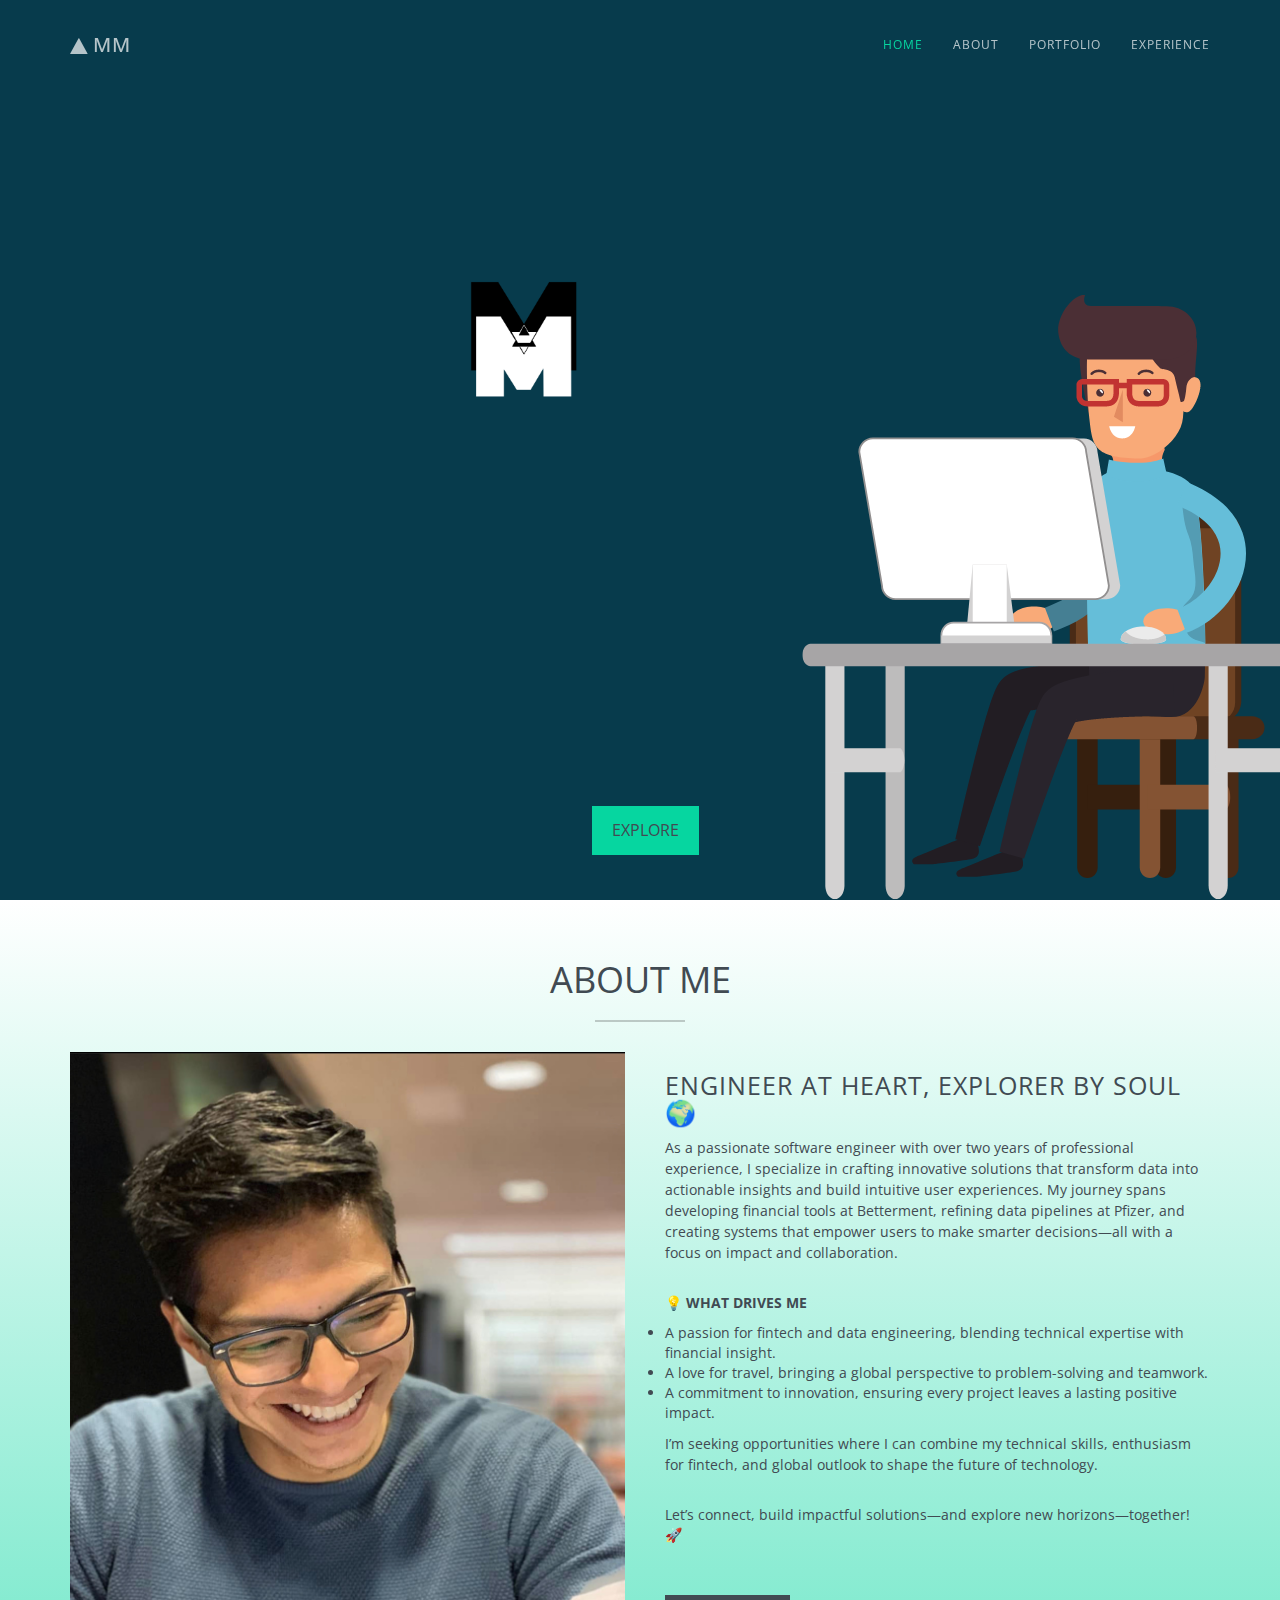
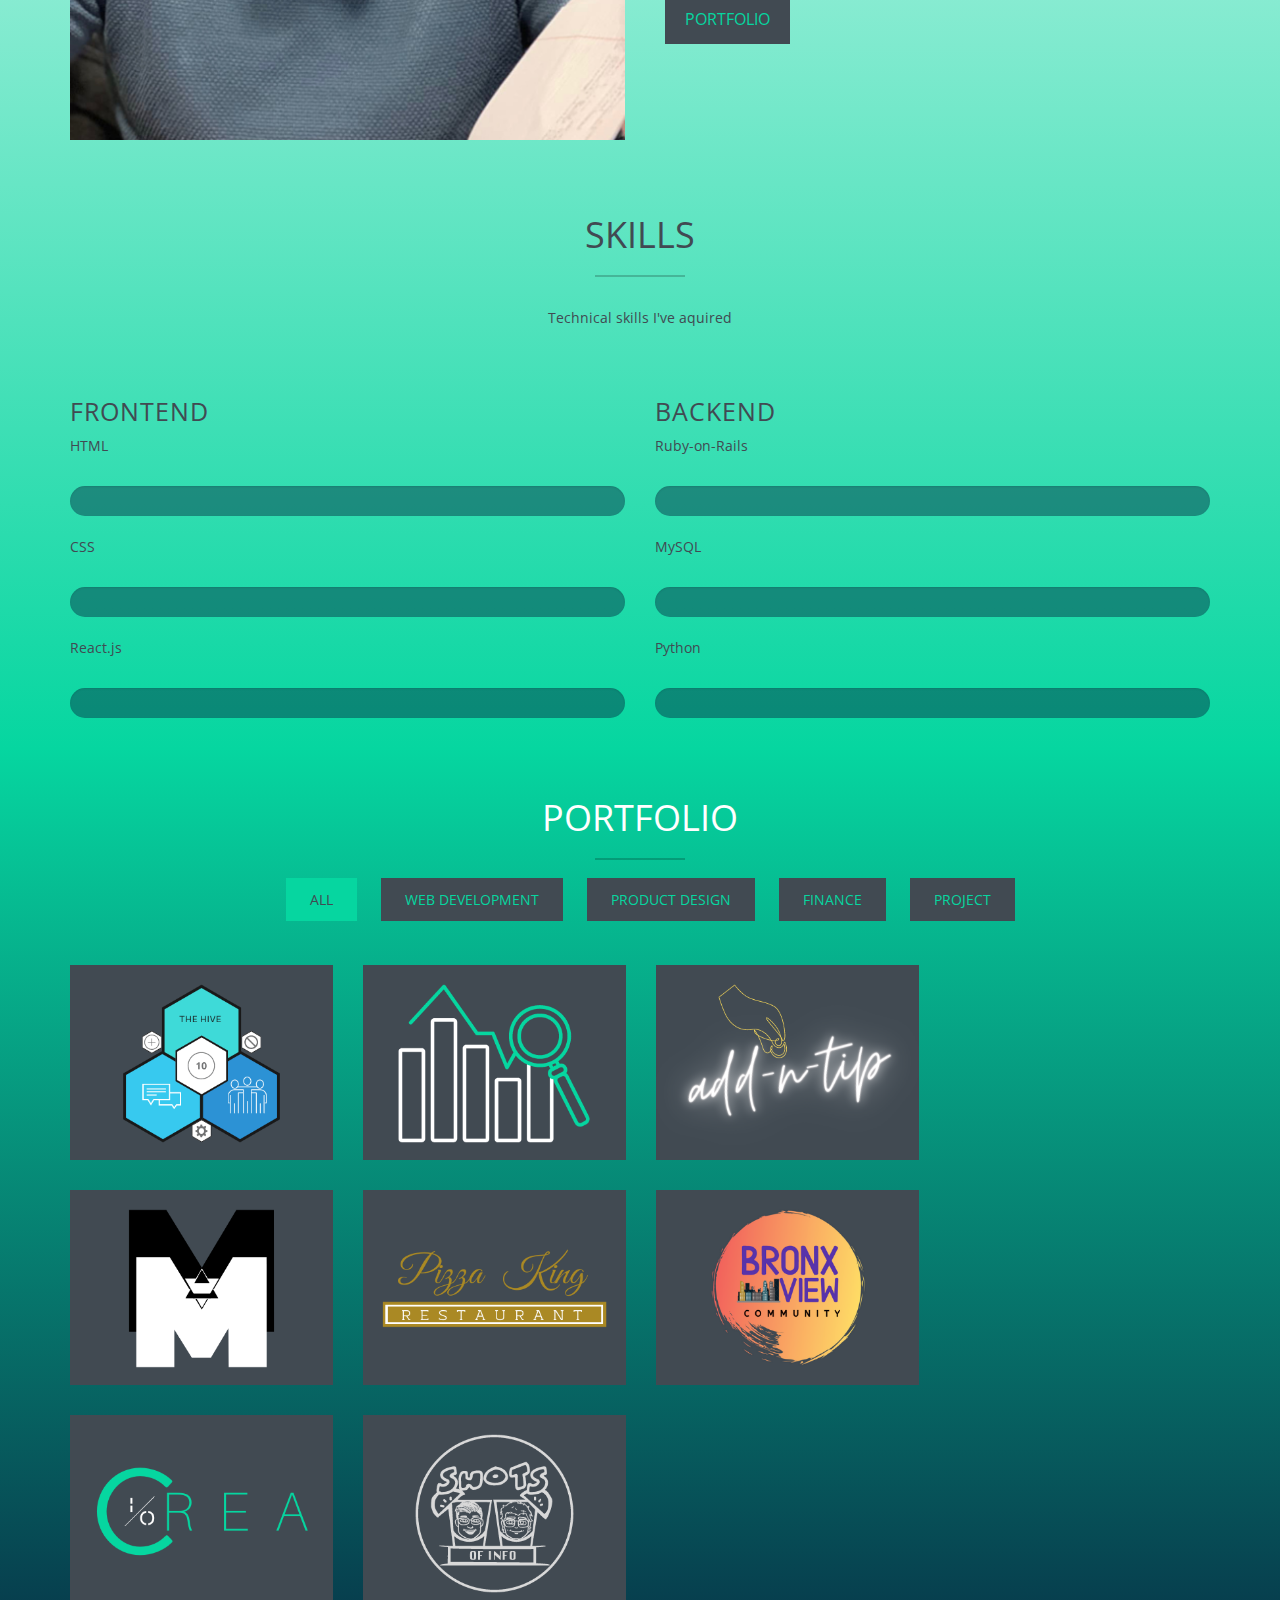
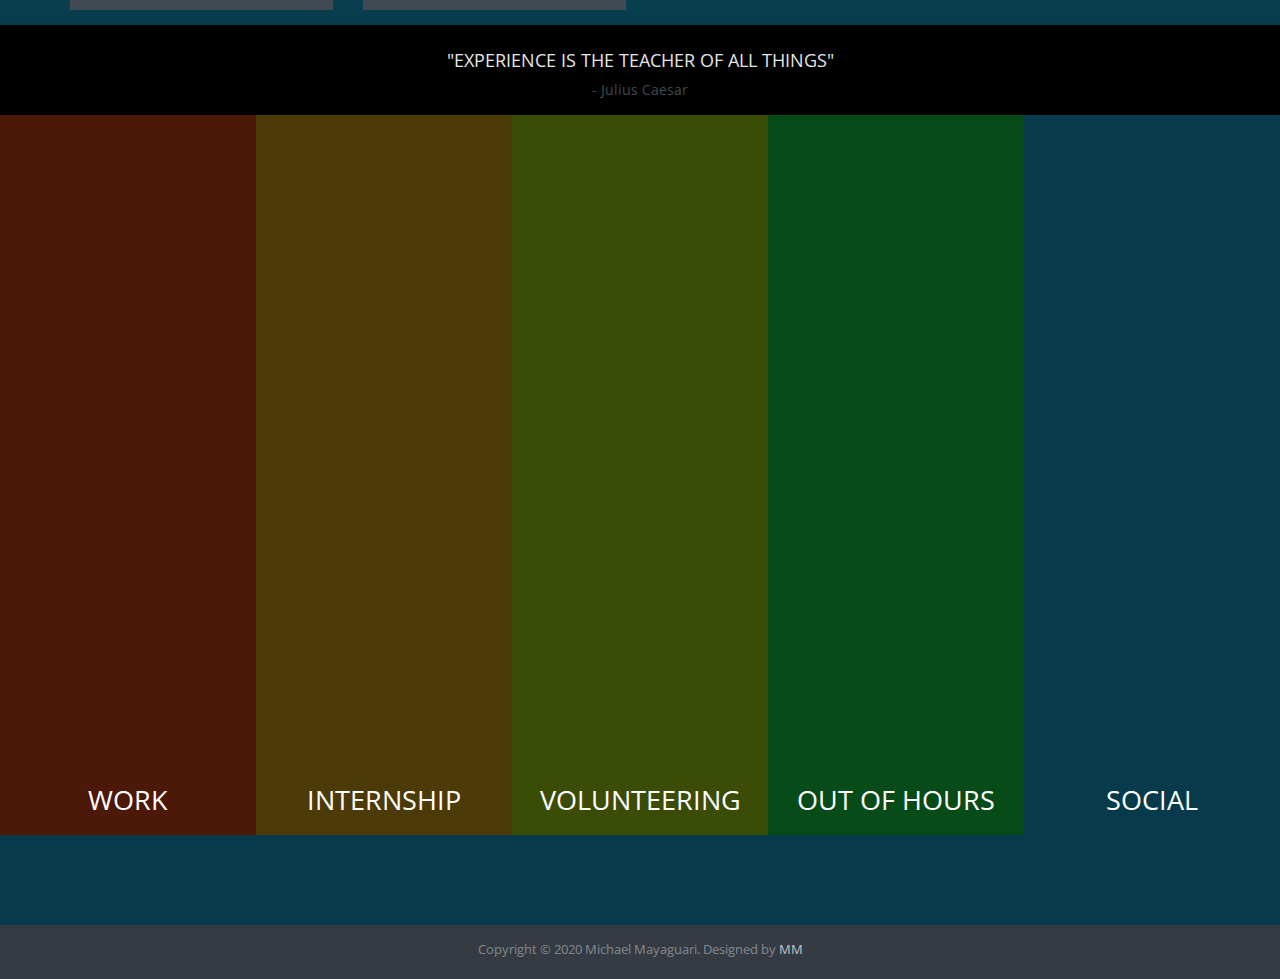
<file: index.html>
<!DOCTYPE html>
<html lang="en">
<head>
  <meta charset="utf-8" />
  <meta name="viewport" content="width=device-width, initial-scale=1"/>
  <title>MM's Portfolio</title>
  <meta name="description" content="Personal Portfolio">
  <meta name="author" content="Michael Mayaguari">

  <!-- Bootstrap -->
  <link rel="stylesheet" type="text/css"  href="css/bootstrap.css">
  <link rel="stylesheet" type="text/css" href="fonts/font-awesome/css/font-awesome.css">

  <!-- Stylesheet
      ================================================== -->
  <link rel="stylesheet" type="text/css"  href="css/style.css">
  <link rel="stylesheet" type="text/css"  href="css/experience.css">
  <link rel="stylesheet" type="text/css" href="css/nivo-lightbox/nivo-lightbox.css">
  <link rel="stylesheet" type="text/css" href="css/nivo-lightbox/default.css">
  <link rel="icon" href="images/tab-MM.png">
  <link href='http://fonts.googleapis.com/css?family=Open+Sans:400,700,800,600,300' rel='stylesheet' type='text/css'>

</head>

<body id="page-top" data-spy="scroll" data-target=".navbar-fixed-top" >

  <!-- Navigation -->
  <nav id="menu" class="navbar navbar-default navbar-fixed-top">
    <div class="container">
      <!-- Brand and toggle get grouped for better mobile display -->
      <div class="navbar-header">
        <button type="button" class="navbar-toggle collapsed" data-toggle="collapse" data-target="#bs-example-navbar-collapse-1">
          <span class="sr-only">Navigation</span>
          <span class="icon-bar"></span>
          <span class="icon-bar"></span>
          <span class="icon-bar"></span>
        </button>
        <a class="navbar-brand page-scroll" href="#page-top">
          <em class="fa fa-play fa-rotate-270"></em> MM</a>
      </div>

      <!-- Collect the nav links, forms, and other content for toggling -->
      <div class="collapse navbar-collapse" id="bs-example-navbar-collapse-1">
        <ul class="nav navbar-nav navbar-right">
          <li><a href="#page-top" class="page-scroll">Home</a></li>
          <li><a href="#about" class="page-scroll">About</a></li>
          <li><a href="#portfolio" class="page-scroll">Portfolio</a></li>
          <li><a href="#experience" class="page-scroll">Experience</a></li>
          <!-- <li><a href="#contact" class="page-scroll">Contact</a></li> -->
        </ul>
      </div>
      <!-- /.navbar-collapse -->
    </div>
    <!-- /.container-fluid -->
  </nav>

  <!-- Header -->
  <header id="header">
    <div class="intro">
      <div class="container">
        <div class="row">

          <div class="intro">

            <a href="#about"> <figure class="swap-on-hover">
              <img  class="swap-on-hover__front-image" src="images/logo.png" alt="Logo" />
              <img class="swap-on-hover__back-image" src="images/fullLogo.png" alt="Logo" />
            </figure></a>

            <a href="#about" class="btn btn-custom btn-lg page-scroll">Explore</a> </div>
        </div>
      </div>
    </div>
  </header>

  <!-- About Section -->
  <div id="about">
    <div class="container">
      <div class="section-title text-center center">
        <h2>About Me</h2>
        <hr>
      </div>
      <div class="row">
        <div class="col-xs-12 col-md-6">
          <img src="images/me.jpeg" class="img-responsive" alt="profile">
        </div>
        <div class="col-xs-12 col-md-6">
          <div class="about-text">
            <h3>Engineer at Heart, Explorer by Soul  🌍 </h3>
            <p>
              As a passionate software engineer with over two years of professional experience,
              I specialize in crafting innovative solutions that transform data into actionable insights and build intuitive user experiences.
              My journey spans developing financial tools at Betterment, refining data pipelines at Pfizer,
              and creating systems that empower users to make smarter decisions—all with a focus on impact and collaboration.
            </p>

            <h5>💡 What Drives Me</h5>
            <ul>
              <li>A passion for fintech and data engineering, blending technical expertise with financial insight.</li>
              <li>A love for travel, bringing a global perspective to problem-solving and teamwork.</li>
              <li>A commitment to innovation, ensuring every project leaves a lasting positive impact.</li>
            </ul>
            <p>I’m seeking opportunities where I can combine my technical skills, enthusiasm for fintech, and global outlook to shape the future of technology.</p>
              Let’s connect, build impactful solutions—and explore new horizons—together! 🚀
            </p>

            <a href="#portfolio" class="btn btn-default btn-lg page-scroll">Portfolio</a> </div>
        </div>
      </div>
      <div class="section-title text-center center" style="padding: 75px 0 20px 0;">
        <h2>Skills</h2>
        <hr>
        <p>Technical skills I've aquired</p>
      </div>

      <div class="row">
        <div class="col-m-12 col-md-6" >
          <h3>FRONTEND</h3>
          <!-- HTML5 -->
          <p>HTML</p>
          <div class="progress">
            <div class="progress-value-1"></div>
          </div>

          <!-- CSS3 -->
          <p>CSS</p>
          <div class="progress">
            <div class="progress-value-2"></div>
          </div>

          <!-- React.js -->
          <p >React.js</p>
          <div class="progress">
            <div class="progress-value-3"></div>
          </div>
        </div>

        <div class="col-m-12 col-md-6" >
          <h3>BACKEND</h3>
          <!-- Ruby-on-Rails -->
          <p>Ruby-on-Rails</p>
          <div class="progress">
            <div class="progress-value-4"></div>
          </div>

          <!-- SQL -->
          <p>MySQL</p>
          <div class="progress">
            <div class="progress-value-5"></div>
          </div>

          <!-- Python -->
          <p>Python</p>
          <div class="progress">
            <div class="progress-value-6"></div>
          </div>
        </div>
      </div>
    </div>
  </div>

  <!-- Portfolio Section -->
  <div id="portfolio">
    <div class="container">
      <div class="section-title text-center center">
        <h2>Portfolio</h2>
        <hr>
      </div>

      <div class="categories">
        <ul class="cat">
          <li>
            <ol class="type">
              <li><a href="#" data-filter="*" class="active">All</a></li>
              <li><a href="#" data-filter=".web">Web Development</a></li>
              <li><a href="#" data-filter=".product">Product Design</a></li>
              <li><a href="#" data-filter=".finance">Finance</a></li>
              <li><a href="#" data-filter=".project">Project</a></li>
            </ol>
          </li>
        </ul>
        <div class="clearfix"></div>
      </div>

      <div class="row">
        <div class="portfolio-items">

          <div class="col-sm-6 col-md-3 col-lg-3 product">
            <div class="portfolio-item">
              <div class="hover-bg"> <a href="https://github.com/mgmayagu/The-Hive" target="_blank" title="The Hive" data-lightbox-gallery="gallery1">
                <div class="hover-text">
                  <h4>The Hive</h4>
                </div>
                <img src="images/portfolio/theHive-small.png" class="img-responsive" alt="The Hive"> </a>
              </div>
            </div>
          </div>

          <div class="col-sm-6 col-md-3 col-lg-3 web finance">
            <div class="portfolio-item">
              <div class="hover-bg"> <a href="https://github.com/mgmayagu/Financial-Data-Analysis-Visualization" target="_blank" title="Financial Data Analysis" data-lightbox-gallery="gallery1">
                <a href="https://github.com/mgmayagu/Financial-Data-Analysis-Visualization "></a>
                <div class="hover-text">
                  <h4>Financial Data Analysis</h4>
                </div>
                <img src="images/portfolio/dataViz-small.png" class="img-responsive" alt="Financial Data Analysis"> </a> </div>
            </div>
          </div>

          <div class="col-sm-6 col-md-3 col-lg-3 product">
            <div class="portfolio-item">
              <div class="hover-bg"> <a href="https://github.com/mgmayagu/add-n-tip "  target="_blank" title="add-n-tip" data-lightbox-gallery="gallery1">
                <div class="hover-text">
                  <h4>add-n-tip</h4>
                </div>
                <img src="images/portfolio/add-n-tip-small.png" class="img-responsive" alt="add-n-tip"> </a> </div>
            </div>
          </div>

          <div class="col-sm-6 col-md-3 col-lg-3 web project">
            <div class="portfolio-item">
              <div class="hover-bg"> <a href="https://github.com/mgmayagu/mgmayagu.github.io" target="_blank" title="Personal Website" data-lightbox-gallery="gallery1">
                <div class="hover-text">
                  <h4>Personal Website</h4>
                </div>
                <img src="images/portfolio/mm-small.png" class="img-responsive" alt="Personal Website"> </a> </div>
            </div>
          </div>

          <div class="col-sm-6 col-md-3 col-lg-3 web product">
            <div class="portfolio-item">
              <div class="hover-bg"> <a href="https://www.pizzakingmtvernon.com/" target="_blank" title="Pizza King Restaurant" data-lightbox-gallery="gallery1">
                <div class="hover-text">
                  <h4>Pizza King Restaurant</h4>
                </div>
                <img src="images/portfolio/pkr-small.png" class="img-responsive" alt="Pizza King Restaurant"> </a> </div>
            </div>
          </div>

          <div class="col-sm-6 col-md-3 col-lg-3 web product">
            <div class="portfolio-item">
              <div class="hover-bg"> <a href="https://www.bronxviewcommunity.org/" target="_blank" title="Bronxview Community Inc" data-lightbox-gallery="gallery1">
                <div class="hover-text">
                  <h4>Bronxview Community Inc</h4>
                </div>
                <img src="images/portfolio/bv-small.png" class="img-responsive" alt="Bronxview Community Inc"> </a> </div>
            </div>
          </div>

          <div class="col-sm-6 col-md-3 col-lg-3 web product project">
            <div class="portfolio-item">
              <div class="hover-bg"> <a href="images/portfolio/io-crea-large.png" target="_blank" title="In Progress" data-lightbox-gallery="gallery1">
                <div class="hover-text">
                  <h4>io.crea</h4>
                </div>
                <img src="images/portfolio/io-crea-small.png" class="img-responsive" alt="io.crea"> </a> </div>
            </div>
          </div>

          <div class="col-sm-6 col-md-3 col-lg-3 project">
            <div class="portfolio-item">
              <div class="hover-bg"> <a href="https://anchor.fm/shots-of-info" target="_blank" title="Shots of Info" data-lightbox-gallery="gallery1">
                <div class="hover-text">
                  <h4>Shots of Info</h4>
                </div>
                <img src="images/portfolio/soi-small.png" class="img-responsive" alt="Shots of Info"> </a> </div>
            </div>
          </div>
                      <!--

          <div class="col-sm-6 col-md-3 col-lg-3 product">
            <div class="portfolio-item">
              <div class="hover-bg"> <a href="img/portfolio/09-large.jpg" title="Project Title" data-lightbox-gallery="gallery1">
                <div class="hover-text">
                  <h4>Project Title</h4>
                </div>
                <img src="img/portfolio/09-small.jpg" class="img-responsive" alt="Project Title"> </a> </div>
            </div>
          </div>
          <div class="col-sm-6 col-md-3 col-lg-3 photography">
            <div class="portfolio-item">
              <div class="hover-bg"> <a href="img/portfolio/10-large.jpg" title="Project Title" data-lightbox-gallery="gallery1">
                <div class="hover-text">
                  <h4>Project Title</h4>
                </div>
                <img src="img/portfolio/10-small.jpg" class="img-responsive" alt="Project Title"> </a> </div>
            </div>
          </div>
          <div class="col-sm-6 col-md-3 col-lg-3 photography">
            <div class="portfolio-item">
              <div class="hover-bg"> <a href="img/portfolio/11-large.jpg" title="Project Title" data-lightbox-gallery="gallery1">
                <div class="hover-text">
                  <h4>Project Title</h4>
                </div>
                <img src="img/portfolio/11-small.jpg" class="img-responsive" alt="Project Title"> </a> </div>
            </div>
          </div>
          <div class="col-sm-6 col-md-3 col-lg-3 web">
            <div class="portfolio-item">
              <div class="hover-bg"> <a href="img/portfolio/12-large.jpg" title="Project Title" data-lightbox-gallery="gallery1">
                <div class="hover-text">
                  <h4>Project Title</h4>
                </div>
                <img src="img/portfolio/12-small.jpg" class="img-responsive" alt="Project Title"> </a> </div>
            </div>
          </div>
           -->
        </div>
      </div>
    </div>
  </div>

  <!-- Experience Section -->
  <div id="experience">
    <div class="experience-label colorExperience">
      <div class="container">
        <div>
          <h4>"Experience is the teacher of all things"</h4>
          <p>- Julius Caesar</p>
        </div>
      </div>
    </div>

    <div>
      <article>
        <h2>Work</h2>
        <div>
          <h3>Career</h3>
          <p>I am a New York based Software Engineer with experience
            in full end development and customer service.
          </p>

          <div class="timeline-container">

            <div class="timeline-block timeline-block-left">
              <div class="marker"></div>
              <div class="timeline-content">
                 <h3>Betterment</h3>
                 <span>June 2021 – February 2023</span>
                 <p>
                   Developed, tested, and maintained domain codebase and documentation docs
                 </p>
              </div>
            </div>

            <div class="timeline-block timeline-block-right">
               <div class="marker"></div>
               <div class="timeline-content">
                  <h3>CodeAdvantage.org</h3>
                  <span>May 2020 - May 2021</span>
                  <p>Prepared and inspired the next generation of technology
                    leaders by teaching Roblox Lua in an engaging and fun manner
                  </p>
               </div>
            </div>

            <div class="timeline-block timeline-block-left">
               <div class="marker"></div>
               <div class="timeline-content">
                  <h3>Edge Hotel</h3>
                  <span>September 2017 – December 2019</span>
                  <p>
                    Managed bookings and  billings of guests,
                    reviewed daily financial reports, and handled guests’
                    complaints quickly and professionally
                  </p>
               </div>
            </div>

            <div class="timeline-block timeline-block-right">
               <div class="marker"></div>
               <div class="timeline-content">
                  <h3>Hudson River Electric Inc</h3>
                  <span>2016 – 2017</span>
                  <p>
                    Read, interpreted, and executed
                    residential/commercial electrical equipment installations
                  </p>
               </div>
            </div>

         </div>

        </div>
      </article>

      <article>
        <h2>Internship</h2>
        <div class="internship-container">
          <h3>Data Scientist Intern at Pfizer</h3>
          <div>
              <img class="mySlides container__image" src="images/internship_1.jpeg" alt="Internship">
              <img class="mySlides container__image" src="images/internship_2.jpeg" alt="Internship">
              <img class="mySlides container__image" src="images/internship_3.jpeg" alt="Internship">
              <img class="mySlides container__image" src="images/internship_4.jpeg" alt="Internship">
              <img class="mySlides container__image" src="images/internship_5.jpeg" alt="Internship">

            <div class="container__text">
              <p> Throught the Co-Op program at City College. I spent 6 months learning, solving
                challanges and networking with profesionals who mentored and guide me.
              </p>
              <h6> Projects I was involved:</h6>
              <ul>

                <li class="circle">Alexa Skill: </li>
                <p>
                  Developed a full functioning
                  Alexa Skil using a Lambda function written in Python3 and stored in
                  Amazon AWS. My main goal was to templarize this tool in such a way people
                  with no coding experience to be able to create a new skills. I was successful
                  in creating the required skill and I was able to combine it with
                  the 91% accurate model previously created by the team.
                </p>

                <li class="circle">Map Widget: </li>
                <p>
                  Using raw data, I crated a map widget to pinpoint specific locations
                  in a google Maps JavaScript API. Once again, my objective was to templarize
                  this project and to do so, i started by cleaning the data and converting
                  the addresses into Lat and Long coorditaes without losing precision. This way,
                  anyone can represent a specifict location using coordinates only.
                </p>

                <li class="circle"> Data Visualization Web App (Front-end Development): </li>
                <p>
                  To conclude, I wanted to dive into Data Visualition. And took on a project to
                  create a web application that could be used internally to show the best
                  practices of data visualizations. I started by doing my research and putting toegther
                  all the resources with the help of my mentor. Then I initialized the front-end
                  development using React.js, unfortunally my time at Pfizer was over in the middle of
                  this project.
                </p>
              </ul>
            </div>
          </div>
        </div>
      </article>

      <article>
        <h2>Volunteering</h2>
        <div>
          <h3>Community</h3>
          <p>
            As a first-generation immigrant college student, I want to inspire kids to pursue
            higher education in STEM, the best way to do so is by beign part of organizations
            that help with resources and create opportunities for minorities to get involved in tech.
          </p>

          <div class="row volunteering-section">
            <div class="col-xs-12 col-md-6 v-img">
              <a href="https://www.americaontech.org/">
                <img src="images/AOT.png" style="width: 300px;" alt="AOT">
              </a>
            </div>
            <div class="col-xs-12 col-md-6">
              <a href="https://www.americaontech.org/"><h4> America on Tech </h4></a>
              <span> Lead Instructor </span>
              <p>
                America On Tech's mission is to prepare the next generation of technology leaders in
                order to decrease the economic and racial wealth gap in underestimated communities.
              </p>
            </div>
            <div class="col-xs-12 col-md-6" style="text-align: -webkit-right;">
              <a href="https://www.coved.org/"><h4> CovEducation </h4></a>
              <span> Mentor </span>
              <p>
                <a href="https://www.youtube.com/watch?v=7m5qBKAeqk4&feature=youtu.be" target="_blank"> <strong> CovEducation </strong></a> aims to promote greater access to web-based curricula
                and academic support for K-12 students, facilitating the transition
                to virtual learning for students with limited access to resources.
              </p>
            </div>
            <div class="col-xs-12 col-md-6 v-img">
              <a href="https://www.coved.org/">
                <img src="images/covEd.jpg"  style="width: 200px;" alt="covEd">
              </a>
            </div>
          </div>
        </div>
      </article>

      <article>
        <h2>Out of hours</h2>
        <div>
          <h3>Out of hours</h3>
          <p>In my spare time I work on my entreprenourship ventures.</p>
          <div class="row ooh-section">
            <div class="col-xs-12 col-md-6 v-img">
              <a href="https://linktr.ee/shotsofinfo">
                <img src="images/shotsofInfo.png" style="width: 175px;" alt="shots-of-info">
              </a>
            </div>
            <div class="col-xs-12 col-md-6 ">
              <a href="https://linktr.ee/shotsofinfo/"><h4> Shots of Info </h4></a>
              <span> Co-host </span>
              <p>
                Young college kids finding their way and putting in the
                work pursuing financial freedom and personal growth.
                Daily morning talk podcast with Randy about topics of fincance,
                fitness, and personal growth.
              </p>
            </div>

            <div class="col-xs-12 col-md-6 v-img">
              <a href="">
                <img src="images/portfolio/io-crea-small.png"  style="width: 175px;" alt="startup">
              </a>
            </div>
            <div class="col-xs-12 col-md-6">
              <a href=""><h4> iocrea </h4></a>
              <span> Freelancer </span>
              <p>
                Digital marketing start-up I've been working to increase local shops digital
                footprints at an affordable price.
              </p>
              <p> Companies I work with include:</p>
              <ul>
                <li><a href="https://www.bronxviewcommunity.org/">BronxView Community Inc</a> </li>
                <li><a href="https://www.pizzakingmtvernon.com/">Pizza KIng Restaurant</a> </li>

              </ul>
            </div>

          </div>
        </div>
      </article>
      <article>
        <h2>Social</h2>
        <div class="col-6">
          <h3>Get in touch</h3>
          <div class="social">
            <ul>
              <li><a href="https://www.instagram.com/mg._.ml/" target="_blank"><i class="fa fa-instagram"></i></a></li>
              <li><a href="https://www.linkedin.com/in/michaelmayaguari/" target="_blank"><i class="fa fa-linkedin"></i></a></li>
              <li><a href="https://github.com/mgmayaguari" target="_blank"><i class="fa fa-github"></i></a></li>
              <li><a href="assets/Michael Mayaguari - Resume .pdf" target="_blank"><i class="fa fa-file"></i></a></li>
            </ul>
          </div>
        </div>
        <div class="col-6">
          <!-- <h3>Feeds I read</h3>
          <ul>
            <li><a href="http://www.90percentofeverything.com/">90 Percent of Everything</a></li>
            <li><a href="http://www.adaptivepath.com/">Adaptive Path</a></li>
            <li><a href="https://alistapart.com/">A List Apart</a></li>
            <li><a href="https://boagworld.com/">Boag World</a></li>
          </ul> -->
          <img src="images/profile.jpeg" alt="mm" style="width: 90%;">
        </div>
      </article>
    </div>
  </div>

  <!-- Contact Section -->
  <!-- <div id="contact" class="text-center">
    <div class="container">
      <div class="section-title center">
        <h2>Get In Touch</h2>
        <hr style="color: #06D6A0;">
      </div>
      <div class="col-md-8 col-md-offset-2">
        <form name="sentMessage" id="contactForm" novalidate>
          <div class="row">
            <div class="col-md-6">
              <div class="form-group">
                <input type="text" id="name" class="form-control" placeholder="Name" required="required">
                <p class="help-block text-danger"></p>
              </div>
            </div>
            <div class="col-md-6">
              <div class="form-group">
                <input type="email" id="email" class="form-control" placeholder="Email" required="required">
                <p class="help-block text-danger"></p>
              </div>
            </div>
          </div>
          <div class="form-group">
            <textarea name="message" id="message" class="form-control" rows="4" placeholder="Message" required></textarea>
            <p class="help-block text-danger"></p>
          </div>
          <div id="success"></div>
          <button type="submit" class="btn btn-default btn-lg">Send Message</button>
        </form>
        <div class="social">
          <ul>
            <li><a href="https://www.instagram.com/mg._.ml/"><i class="fa fa-instagram"></i></a></li>
              <li><a href="https://www.linkedin.com/in/michaelmayaguari/"><i class="fa fa-linkedin"></i></a></li>
              <li><a href="https://github.com/mgmayagu"><i class="fa fa-github"></i></a></li>
              <li><a href="assets/Michael Mayaguari - Resume .pdf"><i class="fa fa-file"></i></a></li>
          </ul>
        </div>
      </div>
    </div>
  </div> -->

  <div id="footer">
    <div class="container text-center">
      <div class="fnav">
        <p>Copyright &copy; 2020 Michael Mayaguari. Designed by <a href="" rel="nofollow">MM</a></p>
      </div>
    </div>
  </div>

<script type="text/javascript" src="js/jquery.1.11.1.js"></script>
<script type="text/javascript" src="js/bootstrap.js"></script>
<script type="text/javascript" src="js/jquery.nicescroll.js"></script>
<script type="text/javascript" src="js/nivo-lightbox.js"></script>
<script type="text/javascript" src="js/jquery.isotope.js"></script>
<script type="text/javascript" src="js/jqBootstrapValidation.js"></script>
<script type="text/javascript" src="js/contact_me.js"></script>
<script type="text/javascript" src="js/main.js"></script>
</body>
</html>
</file>
<file: css/style.css>
* {
	margin: 0;
	padding: 0;
}

body, html {
	font-family: 'Open Sans', sans-serif;
	text-rendering: optimizeLegibility !important;
	-webkit-font-smoothing: antialiased !important;
	color: #414a52;
	width: 100% !important;
	height: 100% !important;
}
h2 {
	margin: 0 0 20px 0;
	font-weight: 400;
	font-size: 36px;
	color: #414a52;

}
h3 {
	font-size: 25px;
	font-weight: 400;
	letter-spacing: 1px;
}

h4 {
	text-transform: uppercase;
	font-weight: 400;
	color: #e5e5e5;
	line-height: 20px;
}

h5 {
	text-transform: uppercase;
	font-weight: 700;
	line-height: 20px;
}
p.intro {
	font-size: 16px;
	margin: 12px 0 0;
	line-height: 24px;
}
a {
	color: #f6f6f6;
}
a:hover, a:focus {
	text-decoration: none;
	color: #343b42;
}
ul, ol {
	list-style: outside;
}
.clearfix:after {
	visibility: hidden;
	display: block;
	font-size: 0;
	content: " ";
	clear: both;
	height: 0;
}
.clearfix {
	display: inline-block;
}
* html .clearfix {
	height: 1%;
}
.clearfix {
	display: block;
}
ul, ol {
	padding: 0;
	webkit-padding: 0;
	moz-padding: 0;
}
hr {
	height: 2px;
	width: 90px;
	text-align: center;
	position: relative;
	background: rgba(0,0,0,0.2);
	margin: 0 auto;
	margin-bottom: 30px;
	border: 0;
}

/* Navigation */
#menu {
	padding: 20px;
	transition: all 0.8s;
}
#menu.navbar-default {
	background-color: rgba(248, 248, 248, 0);
	border-color: rgba(231, 231, 231, 0);
}
#menu a.navbar-brand {
	font-size: 20px;
	color: rgba(255,255,255,0.7);
	font-weight: 500;
	text-transform: uppercase;
	letter-spacing: 1px;
}
#menu a.navbar-brand i.fa {
	font-size: 18px;
	color: #06D6A0;
	vertical-align: top;
}
#menu.navbar-default .navbar-nav > li > a {
	text-transform: uppercase;
	color: rgba(255,255,255,0.7);
	font-size: 12px;
	letter-spacing: 1px;
}
#menu.navbar-default .navbar-nav > li > a:hover {
	color: #06D6A0;
}
.on {
	background-color: #343b42 !important;
	padding: 0 !important;
}
.navbar-default .navbar-nav > .active > a, .navbar-default .navbar-nav > .active > a:hover, .navbar-default .navbar-nav > .active > a:focus {
	color: #06D6A0 !important;
	background-color: transparent;
}
.navbar-toggle {
	border-radius: 0;
}
.navbar-default .navbar-toggle:hover, .navbar-default .navbar-toggle:focus {
	background-color: #06D6A0;
	border-color: #06D6A0;
}
.navbar-default .navbar-toggle:hover>.icon-bar {
	background-color: #FFF;
}
.section-title {
	padding-bottom: 50px;
}
.btn-custom {
	bottom: 5vh;
	right: 45%;
	position: absolute;
	text-transform: uppercase;
	color: #414a52;
	background-color: #06D6A0;
	border: 0;
	padding: 14px 20px;
	margin: 0;
	font-size: 16px;
	border-radius: 0;
	margin-top: 20px;
	transition: all 0.3s;
}
.btn-custom:hover, .btn-custom:focus, .btn-custom.focus, .btn-custom:active, .btn-custom.active {
	color: #06D6A0;
	background-color: #414a52;
}
.btn-default {
	text-transform: uppercase;
	color: #06D6A0;
	background-color: #414a52;
	border: 0;
	padding: 14px 20px;
	margin: 0;
	font-size: 16px;
	border-radius: 0;
	margin-top: 20px;
	transition: all 0.3s;
}
.btn-default:hover, .btn-default:focus, .btn-default.focus, .btn-default:active, .btn-default.active {
	color: #06D6A0;
	background-color: #343b42;
}

/* Header Section */
.intro {
	position: relative;
	display: table;
	width: 100%;
	height: 100vh;
	padding: 0;
	margin: 0 auto;
	text-align: center;
	background: url(../images/intro-bg.png) repeat center center fixed;
	background-color: #e5e5e5;
	-webkit-background-size: cover;
	-moz-background-size: cover;
	background-size: cover;
	-o-background-size: cover;
}
.section-title.center {
	padding: 50px 0 0 0;
}
.intro h1 {
	color: rgba(255,255,255,0.9);
	font-size: 64px;
	font-weight: 600;
	letter-spacing: 1px;
	text-transform: uppercase;
	margin-bottom: 20px;
}
.intro p {
	color: rgba(255,255,255,0.8);
	font-size: 22px;
	margin-bottom: 40px;
	margin-top: 20px;
}

/* About Section */
#about {
	padding: 10px 0;
	/* Permalink - use to edit and share this gradient: http://colorzilla.com/gradient-editor/#06D6A0+0,54d0dd+0,54d0dd+0,7fdce6+0,54d0dd+100 */
	background: rgb(6, 214, 160); /* Old browsers */
	background: -moz-linear-gradient(top, rgba(6, 214, 160,1) 0%, rgba(6, 214, 160,1) 0%, rgba(6, 214, 160,1) 0%, rgba(255,255,255,1) 0%, rgba(6, 214, 160,1) 100%); /* FF3.6-15 */
	background: -webkit-linear-gradient(top, rgba(6, 214, 160,1) 0%, rgba(6, 214, 160,1) 0%, rgba(6, 214, 160,1) 0%, rgba(255,255,255,1) 0%, rgba(6, 214, 160,1) 100%); /* Chrome10-25,Safari5.1-6 */
	background: linear-gradient(to bottom, rgba(6, 214, 160,1) 0%, rgba(6, 214, 160,1) 0%, rgba(6, 214, 160,1) 0%, rgba(255,255,255,1) 0%, rgba(6, 214, 160,1) 100%); /* W3C, IE10+, FF16+, Chrome26+, Opera12+, Safari7+ */
filter: progid:DXImageTransform.Microsoft.gradient( startColorstr='#06D6A0', endColorstr='#06D6A0', GradientType=0 ); /* IE6-9 */
}
#about .about-text {
	margin-left: 10px;
}
#about img {
	float: right;
}
#about p {
	margin-bottom: 30px;
	line-height: 21px;
}
.img-responsive {
	/* height: max-content; */
	width: fit-content;
}


/* Portfolio Section */
#portfolio {
	padding: 0 0;
	/* Permalink - use to edit and share this gradient: http://colorzilla.com/gradient-editor/#06D6A0+0,54d0dd+0,54d0dd+0,71777d+0,414a52+100 */
	background: rgb(7, 59, 76); /* Old browsers */
	background: -moz-linear-gradient(top, rgba(7, 59, 76,1) 0%, rgba(7, 59, 76,1) 0%, rgba(7, 59, 76,1) 0%, rgba(6, 214, 160,1) 0%, rgba(7, 59, 76,1) 100%); /* FF3.6-15 */
	background: -webkit-linear-gradient(top, rgba(7, 59, 76,1) 0%, rgba(7, 59, 76,1) 0%, rgba(7, 59, 76,1) 0%, rgba(6, 214, 160,1) 0%, rgba(7, 59, 76,1) 100%); /* Chrome10-25,Safari5.1-6 */
	background: linear-gradient(to bottom, rgba(7, 59, 76,1) 0%, rgba(7, 59, 76,1) 0%, rgba(7, 59, 76,1) 0%, rgba(6, 214, 160,1) 0%, rgba(7, 59, 76,1) 100%); /* W3C, IE10+, FF16+, Chrome26+, Opera12+, Safari7+ */
	filter: progid:DXImageTransform.Microsoft.gradient( startColorstr='#06D6A0', endColorstr='#414a52', GradientType=0 ); /* IE6-9 */
}
#portfolio h2 {
	color: #fff;
}
.categories {
	padding-bottom: 30px;
	text-align: center;
}
ul.cat li {
	display: inline-block;
}
ol.type li {
	display: inline-block;
	margin-left: 20px;
}
ol.type li a {
	background: #414a52;
	color: #06D6A0;
	padding: 12px 24px;
	text-transform: uppercase;
}
ol.type li a.active {
	background: #06D6A0;
	color: #414a52;
}
ol.type li a:hover {
	background: #06D6A0;
	color: #414a52;
}
.isotope-item {
	z-index: 2
}
.isotope-hidden.isotope-item {
	z-index: 1
}
.isotope, .isotope .isotope-item {
	/* change duration value to whatever you like */
	-webkit-transition-duration: 0.8s;
	-moz-transition-duration: 0.8s;
	transition-duration: 0.8s;
}
.isotope-item {
	margin-right: -1px;
	-webkit-backface-visibility: hidden;
	backface-visibility: hidden;
}
.isotope {
	-webkit-backface-visibility: hidden;
	backface-visibility: hidden;
	-webkit-transition-property: height, width;
	-moz-transition-property: height, width;
	transition-property: height, width;
}
.isotope .isotope-item {
	-webkit-backface-visibility: hidden;
	backface-visibility: hidden;
	-webkit-transition-property: -webkit-transform, opacity;
	-moz-transition-property: -moz-transform, opacity;
	transition-property: transform, opacity;
}
.portfolio-item {
	margin: 15px 0;
	-webkit-transition: all 0.5s ease-out;
	-moz-transition: all 0.5s ease-out;
	-ms-transition: all 0.5s ease-out;
	-o-transition: all 0.5s ease-out;
	transition: all 0.5s ease-out;
}
.portfolio-item:hover {
	-webkit-transform: scale(1.1);
	-moz-transform: scale(1.1);
	-ms-transform: scale(1.1);
	-o-transform: scale(1.1);
	transform: scale(1.1);
}
.portfolio-item .hover-bg {
	height: 195px;
	overflow: hidden;
	position: relative;
}
.hover-bg .hover-text {
	position: absolute;
	text-align: center;
	margin: 0 auto;
	color: #ffffff;
	background: rgba(0, 0, 0, 0.66);
	padding: 30% 0 0 0;
	height: 100%;
	width: 100%;
	opacity: 0;
	transition: all 0.5s;
}
.hover-bg .hover-text>h4 {
	text-transform: uppercase;
	opacity: 0;
	color: #fff;
	-webkit-transform: translateY(100%);
	transform: translateY(100%);
	transition: all 0.3s;
}
.hover-bg:hover .hover-text>h4 {
	opacity: 1;
	-webkit-backface-visibility: hidden;
	-webkit-transform: translateY(0);
	transform: translateY(0);
}
.hover-bg .hover-text>i {
	opacity: 0;
	-webkit-transform: translateY(0);
	transform: translateY(0);
	transition: all 0.3s;
}
.hover-bg:hover .hover-text>i {
	opacity: 1;
	-webkit-backface-visibility: hidden;
	-webkit-transform: translateY(100%);
	transform: translateY(100%);
}
.hover-bg:hover .hover-text {
	opacity: 1;
}
#portfolio i.fa {
	font-size: 20px;
	padding: 5px;
	color: #E87E04;
}
/* Contact Section */
#contact {
	padding: 0 0 0 0;
	/* Permalink - use to edit and share this gradient: http://colorzilla.com/gradient-editor/#06D6A0+0,54d0dd+0,54d0dd+0,7fdce6+0,54d0dd+100 */
	background: rgb(7, 59, 76); /* Old browsers */
	background: -moz-linear-gradient(top, rgba(6, 214, 160,1) 0%, rgba(6, 214, 160,1) 0%, rgba(7, 59, 76,1) 0%, rgba(7, 59, 76,1) 30%, rgba(6, 214, 160,1) 100%); /* FF3.6-15 */
	background: -webkit-linear-gradient(top, rgba(6, 214, 160,1) 0%, rgba(6, 214, 160,1) 0%, rgba(7, 59, 76,1) 0%, rgba(7, 59, 76,1) 30%, rgba(6, 214, 160,1) 100%); /* Chrome10-25,Safari5.1-6 */
	background: linear-gradient(to bottom, rgba(6, 214, 160,1) 0%, rgba(6, 214, 160,1) 0%, rgba(7, 59, 76,1) 0%, rgba(7, 59, 76,1) 30%, rgba(6, 214, 160,1) 100%); /* W3C, IE10+, FF16+, Chrome26+, Opera12+, Safari7+ */
	filter: progid:DXImageTransform.Microsoft.gradient( startColorstr='#06D6A0', endColorstr='#06D6A0', GradientType=0 ); /* IE6-9 */
}
#contact form {
	padding: 30px 0;
}
#contact .text-danger {
	color: #cc0033;
	text-align: left;
}
#contact h2 {
	color: #fff;
}
label {
	font-size: 12px;
	font-weight: 400;
	font-family: 'Open Sans', sans-serif;
	float: left;
}
#contact .form-control {
	display: block;
	width: 100%;
	padding: 6px 12px;
	font-size: 14px;
	line-height: 1.42857143;
	color: #222;
	background-color: rgba(255,255,255,0.8);
	background-image: none;
	border: 1px solid transparent;
	border-radius: 0;
	-webkit-box-shadow: none;
	box-shadow: none;
	-webkit-transition: none;
	-o-transition: none;
	transition: none;
}
#contact .form-control:focus {
	border-color: #4b8d98;
	outline: 0;
	-webkit-box-shadow: transparent;
	box-shadow: transparent;
}
.form-control::-webkit-input-placeholder {
color: #2c3e50;
}
.form-control:-moz-placeholder {
color: #2c3e50;
}
.form-control::-moz-placeholder {
color: #2c3e50;
}
.form-control:-ms-input-placeholder {
color: #2c3e50;
}
#contact .social {
	margin-top: 80px;
}
#contact .social ul li {
	display: inline-block;
	margin: 0 20px;
}
#contact .social i.fa {
	font-size: 26px;
	padding: 4px;
	color: #343b42;
	transition: all 0.3s;
}
#contact .social i.fa:hover {
	color: #fff;
}
.btn:active, .btn.active {
	background-image: none;
	outline: 0;
	-webkit-box-shadow: none;
	box-shadow: none;
}
a:focus, .btn:focus, .btn:active:focus, .btn.active:focus, .btn.focus, .btn:active.focus, .btn.active.focus {
	outline: none;
	outline-offset: none;
}
/* Footer Section*/
#footer {
	background: #343b42;
	color: rgba(255,255,255,0.4);
	padding: 15px 0 10px 0;
}
#footer p {
	font-size: 13px;
}
#footer a {
	color: rgba(255,255,255,0.7);
}
#footer a:hover {
	color: #06D6A0;
}

/* image swapping */
.swap-on-hover {
	position: relative;
	margin:  20vh auto;
	max-width: 350px;
}

/* Select the image and make it absolute to the container */
.swap-on-hover img {
	position: absolute;
	top:0;
	left:0;
	overflow: hidden;
	/* Sets the width and height for the images*/
	width: 350px;
	height: 350px;
}

.swap-on-hover .swap-on-hover__front-image {
	z-index: 9999;
	transition: opacity .5s linear;
	cursor: pointer;
}

.swap-on-hover:hover > .swap-on-hover__front-image{
	opacity: 0;
}
 /* progress bars for skills */
.progress {
	background: rgba(7, 59, 76,.5);
	justify-content: flex-start;
	border-radius: 100px;
	align-items: center;
	position: relative;
	padding: 0 5px;
	display: flex;
	height: 30px;
	width: auto;
}

.progress-value-1 {
	animation: load-1 10s normal forwards;
	box-shadow: 0 10px 40px -10px #fff;
	border-radius: 100px;
	background: #fff;
	height: 20px;
	width: 0;
}

.progress-value-2 {
	animation: load-2 10s normal forwards;
	box-shadow: 0 10px 40px -10px #fff;
	border-radius: 100px;
	background: #fff;
	height: 20px;
	width: 0;
}

.progress-value-3 {
	animation: load-3 10s normal forwards;
	box-shadow: 0 10px 40px -10px #fff;
	border-radius: 100px;
	background: #fff;
	height: 20px;
	width: 0;
}

.progress-value-4 {
	animation: load-4 10s normal forwards;
	box-shadow: 0 10px 40px -10px #fff;
	border-radius: 100px;
	background: #fff;
	height: 20px;
	width: 0;
}

.progress-value-5 {
	animation: load-5 10s normal forwards;
	box-shadow: 0 10px 40px -10px #fff;
	border-radius: 100px;
	background: #fff;
	height: 20px;
	width: 0;
}

.progress-value-6 {
	animation: load-6 10s normal forwards;
	box-shadow: 0 10px 40px -10px #fff;
	border-radius: 100px;
	background: #fff;
	height: 20px;
	width: 0;
}

@keyframes load-1{
	0% { width: 0; }
	100% { width: 90%; }
}
@keyframes load-2{
	0% { width: 0; }
	100% { width: 85%; }
}
@keyframes load-3 {
	0% { width: 0; }
	100% { width: 50%; }
}
@keyframes load-4{
	0% { width: 0; }
	100% { width: 75%; }
}
@keyframes load-5{
	0% { width: 0; }
	100% { width: 50%; }
}
@keyframes load-6 {
	0% { width: 0; }
	100% { width: 30%; }
}

/* resizing screens */

@media (max-width: 1024px) {
	#about img {
		float: left;
		margin-bottom: 20px;
	}
}
@media (max-width: 1000px) {
	#about .about-text {
		margin-left: 10px;
		margin-top: 0;
	}
}

@media (max-width: 425px) {
	#about .about-text {
		margin-left: 10px;
		margin-top: 0;
	}

	.intro {
		background: url(../images/Mobile.png) repeat center center fixed;
	}
	.intro img{
        display: none;
	}

	.btn-custom {
		right: 35%;
	}
}
</file>
<file: css/experience.css>
* {
    transition: all .3s ease 0s;
    -webkit-box-sizing: border-box;
    -moz-box-sizing: border-box;
    box-sizing: border-box;
    outline: none;
}

/* Experience CSS */
#experience {
	position:relative;
	background-color: #073B4C;
	font-size: 14px;
}
.experience-label {
    position:relative;
	width:100%;
	text-align: center;
	padding-top:15px !important;
	padding-bottom:0;
	margin-bottom:0;
}
.experience-label h5{
	color:#073B4C !important;
}
.colorExperience{
	background:#000000 !important;
}
.container{
	min-height:100%;
}
::selection {
    background: #000 !important;
    color: #fff !important;
}
::-moz-selection {
    background: #000 !important;
    color: #fff !important;
}
#experience > div + div {
    background: #801638;
}
#experience > div + div article:nth-child(1) {
    background: #4c1807;
}
#experience > div + div article:nth-child(2) {
    background:#4c3a07;
}
#experience > div + div article:nth-child(3) {
    background: #3b4c07;
}
#experience > div + div article:nth-child(4) {
    background: #074c18;
}
#experience > div + div article:nth-child(5) {
    background: #073B4C;
}
#experience {
    height: 100vh;
}

#experience > div + div {
    width: 100vw;
    height: 80vh;
}
#experience h2 {
    color: #fff;
}
#experience > div + div {
    list-style: none;
    position: relative;
    display: flex;
    flex-direction: row;
    flex-wrap: nowrap;
    align-items: stretch;
    overflow: hidden;
}
#experience > div + div article {
    flex: initial;
    width: 20%;
    height: 100%;
    text-align: center;
    color: #fff;
    text-decoration: none;
    vertical-align: bottom;
    box-sizing: border-box;
    padding: 2vh 1vw;
    position: relative;
}
#experience > div:first-child {
    position: relative;
    bottom: 0vh;
    background: #fff;
    width: 100%;
    text-align: center;
    padding: .5rem;
    z-index: 2;
}
#experience > div:first-child h1, #experience > div:first-child h2 {
    margin: 0;
    padding: 0;
}
#experience > div + div:hover article {
    flex: initial;
    width: 10%;
}
#experience > div + div article:hover {
    width: 70%;
}
article > div {
    opacity: 0;
    transition: opacity .2s ease 0;
}
article:hover > div {
    opacity: 1;
    transition: opacity .3s ease .3s;
}
#experience > div + div article > h2 {
    bottom: 2.2vh;
    left: 0;
    position: absolute;
    text-align: center;
    width: 100%;
    margin: 0;
    font-size: 3vh;
}
#experience > div + div:hover article > h2 {
    bottom: 2.8vh;
    font-size: 2vh;
}
#experience > div + div article:hover > h2 {
    bottom: 2.2vh;
    font-size: 3vh;
}
article > div {
    text-align: left;
    width: 58vw;
}
article > div p, article > div h2, article > div h3 {
    margin: 0 0 1em 0;
    width: 30vw;
    font-size: 20px;
}
article > div p {
    font-size: 13px;
}
article > div p {
    width: 56vw;
}
h1, h2, h3, h4, h5, h6 {
    text-transform: uppercase;
}
a {
    color: #fff;
    text-decoration: none;
}
#experience a:hover {
    text-decoration: underline;
}
#experience ul {
    margin: 0;
    padding: 0 0 0 20px;
    list-style: circle;
}
#experience li {
    color: #06D6A0;
}


 /* OUT OF HOURS SECTION */
.v-img {
    text-align: center;
}

 .ooh-section p {
    padding-bottom: 5px;
    width: 20vw;
}

 /* VOLLUNTEERING SECTION */
.volunteering-section p {
    padding-bottom: 25px;
    width: 25vw;
}

/* SOCIALS */
.col-6 {
    width: 50%;
    float: left;
}
.col-6 .social {
	margin-top: 80px;
}
.col-6 .social ul li {
	display: inline-block;
	margin: 0 20px;
}
.col-6 .social i.fa {
	font-size: 26px;
	padding: 4px;
	color: #06D6A0;
	transition: all 0.3s;
}
.col-6  .social i.fa:hover {
	color: #073B4C;
}


@media (max-width: 900px) {
    #experience > div + div article {
        padding: 2vh 3vw;
   }
    #experience > div + div article > h2 {
        transform: rotate(90deg);
        bottom: 23vh;
        min-width: 12em;
        text-align: left;
        transform: rotate(-90deg);
        transform-origin: 0 0 0;
        opacity: 1;
   }
    #experience > div + div article:hover > h2 {
        opacity: 0;
   }
    article div {
        max-height: calc(100%);
        overflow-y: auto;
   }
    article div article div p {
        width: 50vw;
   }
}

.internship-container {
    padding: 5px 10px 0;
    max-width: 100vw;
    /* overflow: scroll; */
}
.container__image {
    width: 250px;
    margin: 0 0 10px 10px;
    float: right;
}
.container__text {
    display: inline;
}



/* TIMELINE CSS */
.timeline-container {
    width: 10   0%;
    padding: 0 0 0 0;
    margin: 0 0 0 0;
    position: relative;
    overflow: hidden;
 }
 
.timeline-container:before {
    content: '';
    position: absolute;
    top: 0;
    left: 50%;
    margin-left: -1px;
    width: 2px;
    height: 95%;
    background: #06D6A0;
    z-index: 1
 }
 
 .timeline-block {
    width: -webkit-calc(50% + 8px);
    width: -moz-calc(50% + 8px);
    width: calc(50% + 8px);
    display: -webkit-box;
    display: -webkit-flex;
    display: -moz-box;
    display: flex;
    -webkit-box-pack: justify;
    -webkit-justify-content: space-between;
    -moz-box-pack: justify;
    justify-content: space-between;
    clear: both;
 }
 
 .timeline-block-right {
    float: right;
 }
 
 .timeline-block-left {
    float: left;
    direction: rtl;
    text-align: right;
 }
 
 .marker {
    width: 16px;
    height: 16px;
    border-radius: 50%;
    border: 1px solid #06D6A0;
    background: #073B4C;
    margin-top: 10px;
    z-index: 9999
 }
 
 .timeline-content {
    width: 95%;
    padding: 0 5px;
    color: #666
 }
 
 .timeline-content h3 {
    margin-top: 3px;
    margin-bottom: 3px;
    font-size: 15px;
    font-weight: 600;
    color: #06D6A0;
 }
 
#experience span {
    font-size: 13px;
    font-style: italic;
    font-weight: 300;
    color: #a4a4a4;
 }

 .timeline-content p {
    width: 25vw;
}
 
 .timeline-content p {
    font-size: 14px;
    line-height: 1.5em;
    word-spacing: 1px;
    color: #888;
 }
 
 
 @media screen and (max-width: 768px) {
    .container:before {
       left: 8px;
       width: 2px;
    }
    .timeline-block {
       width: 100%;
       margin-bottom: 30px;
    }
    .timeline-block-right {
       float: none;
    }
 
    .timeline-block-left {
       float: none;
       direction: ltr;
    }
 }
</file>
<file: css/nivo-lightbox/default.css>
/*
 * Nivo Lightbox Default Theme v1.0
 * http://dev7studios.com/nivo-lightbox
 *
 * Copyright 2013, Dev7studios
 * Free to use and abuse under the MIT license.
 * http://www.opensource.org/licenses/mit-license.php
 */
 
 .nivo-lightbox-theme-default * {
    -webkit-box-sizing: initial !important;
    -moz-box-sizing: initial !important;
    box-sizing: initial !important;
 }
.nivo-lightbox-theme-default.nivo-lightbox-overlay { 
	background: #666;
	background: rgba(0,0,0,0.6); 
}
.nivo-lightbox-theme-default .nivo-lightbox-content.nivo-lightbox-loading { background: url(loading.gif) no-repeat 50% 50%; }

.nivo-lightbox-theme-default .nivo-lightbox-nav {
	top: 10%;
	width: 8%;
	height: 80%;
	text-indent: -9999px;
	background-repeat: no-repeat;
	background-position: 50% 50%;
	opacity: 0.5;
}
.nivo-lightbox-theme-default .nivo-lightbox-nav:hover { 
	opacity: 1; 
	background-color: transparent;
}
.nivo-lightbox-theme-default .nivo-lightbox-prev { 
	background-image: url(prev.png); 
	border-radius: 0 3px 3px 0;
}
.nivo-lightbox-theme-default .nivo-lightbox-next { 
	background-image: url(next.png); 
	border-radius: 3px 0 0 3px;
}

.nivo-lightbox-theme-default .nivo-lightbox-close {
	display: block;
	background: url(close.png) no-repeat 5px 5px;
	width: 16px;
	height: 16px;
	text-indent: -9999px;
	padding: 5px;
	opacity: 0.5;
}
.nivo-lightbox-theme-default .nivo-lightbox-close:hover { opacity: 1; }

.nivo-lightbox-theme-default .nivo-lightbox-title-wrap { bottom: -7%; }
.nivo-lightbox-theme-default .nivo-lightbox-title {
	font: 14px/20px 'Helvetica Neue', Helvetica, Arial, sans-serif;
	font-style: normal;
	font-weight: normal;
	background: #000;
	color: #fff;
	padding: 7px 15px;
	border-radius: 30px;
}

.nivo-lightbox-theme-default .nivo-lightbox-image img {
	background: #fff;
	-webkit-box-shadow: 0px 1px 1px rgba(0,0,0,0.4);
	   -moz-box-shadow: 0px 1px 1px rgba(0,0,0,0.4);
	        box-shadow: 0px 1px 1px rgba(0,0,0,0.4);
}
.nivo-lightbox-theme-default .nivo-lightbox-ajax,
.nivo-lightbox-theme-default .nivo-lightbox-inline {
	background: #fff;
	padding: 40px;
	-webkit-box-shadow: 0px 1px 1px rgba(0,0,0,0.4);
	   -moz-box-shadow: 0px 1px 1px rgba(0,0,0,0.4);
	        box-shadow: 0px 1px 1px rgba(0,0,0,0.4);
}

@media (-webkit-min-device-pixel-ratio: 1.3),
       (-o-min-device-pixel-ratio: 2.6/2),
       (min--moz-device-pixel-ratio: 1.3),
       (min-device-pixel-ratio: 1.3),
       (min-resolution: 1.3dppx) {

	.nivo-lightbox-theme-default .nivo-lightbox-content.nivo-lightbox-loading { 
		background-image: url(loading@2x.gif); 
		background-size: 32px 32px;
	}
	.nivo-lightbox-theme-default .nivo-lightbox-prev { 
		background-image: url(prev@2x.png); 
		background-size: 48px 48px;
	}
	.nivo-lightbox-theme-default .nivo-lightbox-next { 
		background-image: url(next@2x.png); 
		background-size: 48px 48px;
	}
	.nivo-lightbox-theme-default .nivo-lightbox-close { 
		background-image: url(close@2x.png); 
		background-size: 16px 16px;
	}
	
}
</file>
